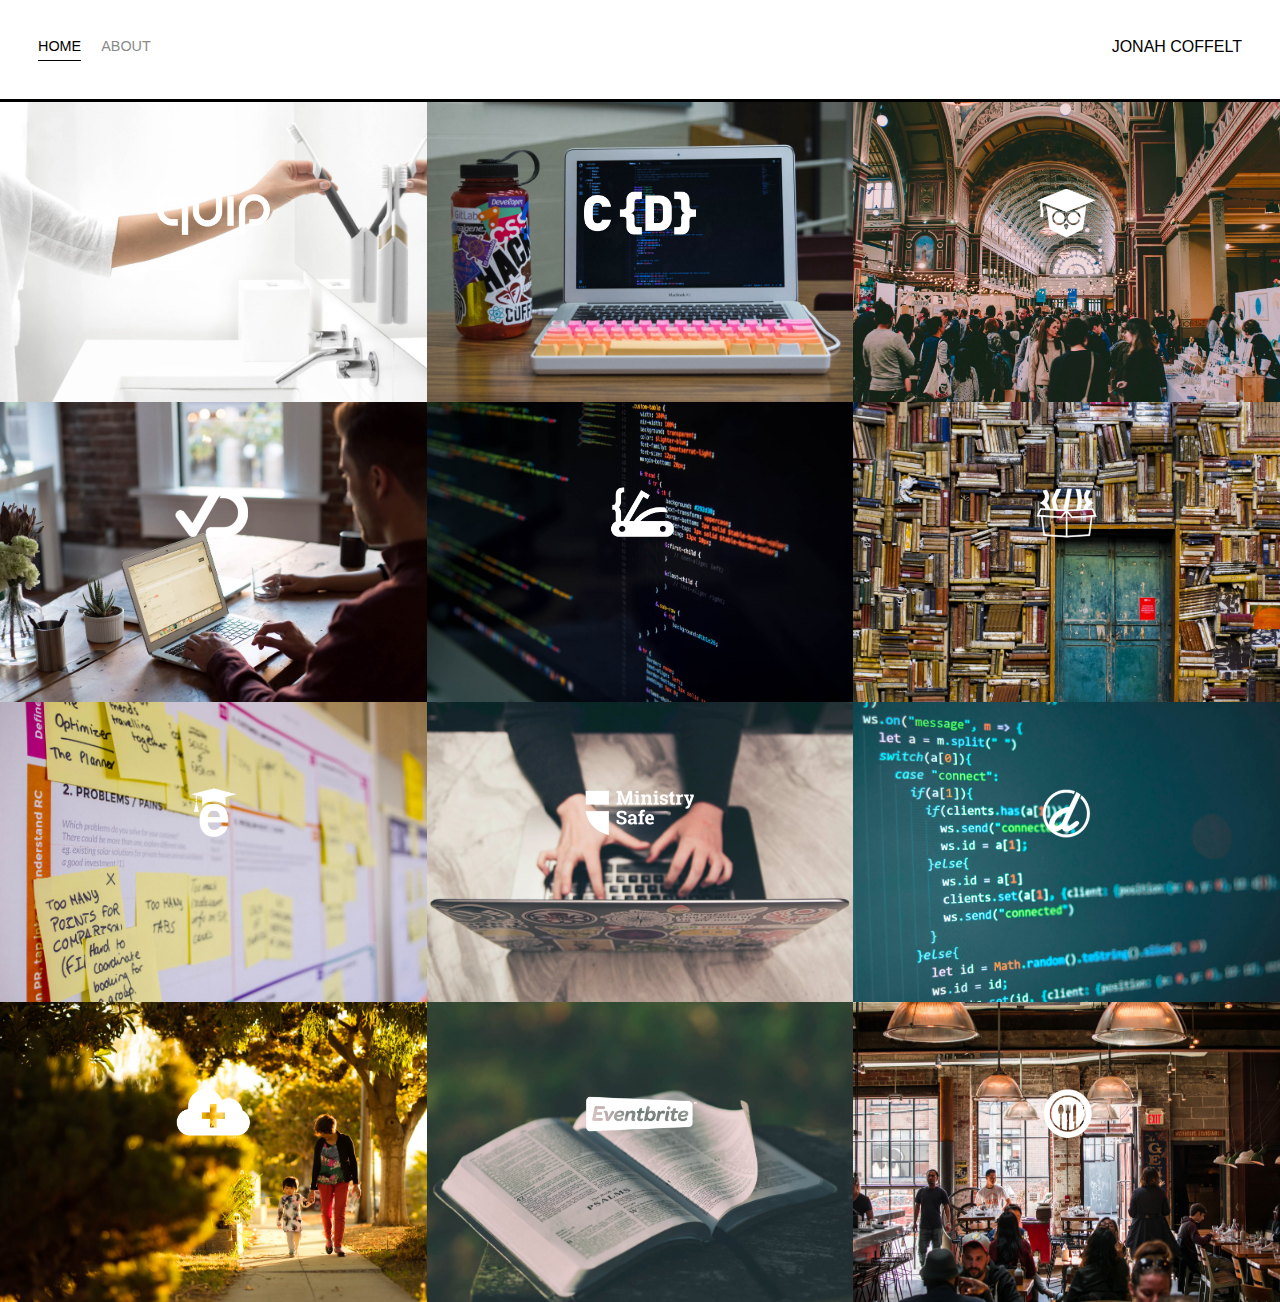
<file: index.html>
<!DOCTYPE html>
<head>
    <meta charset="utf-8">
    <title>Page Title</title>
    <link rel="stylesheet" href="styles.css">
</head>
<body>
    <div class="container">
        <div class="nav-wrapper">
            <div class="left-side">
                <div class="active-nav-link">
                    <a href="index.html">Home</a>
                </div>
                <div class="nav-link-wrapper">
                    <a href="about.html">About</a>
                </div>
            </div>
            <div class="right-side">
                <div class="brand">
                    <div>JONAH COFFELT</div>
                </div>
            </div>
        </div>

        <div class="content-wrapper">
            <div class="portfolio-items-wrapper">
                <div class="portfolio-item-wrapper">
                    <div class="portfolio-img-background" style="background-image:url(images/portfolio1.jpg)"></div>

                    <div class="img-text-wrapper">
                        <div class="logo-wrapper">
                            <img src="images/logos/quip.png" alt="">
                        </div>
                        <div class="subtitle">
                            I did not build this, I just copied someone elses images :)
                        </div>
                    </div>
                </div>
                <div class="portfolio-item-wrapper">
                    <div class="portfolio-img-background" style="background-image:url(images/portfolio2.jpg)"></div>

                    <div class="img-text-wrapper">
                        <div class="logo-wrapper">
                            <img src="images/logos/crondose.png" alt="">
                        </div>
                        <div class="subtitle">
                            I did not build this, I just copied someone elses images :)
                        </div>
                    </div>
                </div>
                <div class="portfolio-item-wrapper">
                    <div class="portfolio-img-background" style="background-image:url(images/portfolio3.jpg)"></div>

                    <div class="img-text-wrapper">
                        <div class="logo-wrapper">
                            <img src="images/logos/dailysmarty.png" alt="">
                        </div>
                        <div class="subtitle">
                            I did not build this, I just copied someone elses images :)
                        </div>
                    </div>
                </div>
                <div class="portfolio-item-wrapper">
                    <div class="portfolio-img-background" style="background-image:url(images/portfolio4.jpg)"></div>

                    <div class="img-text-wrapper">
                        <div class="logo-wrapper">
                            <img src="images/logos/dashtrack.png" alt="">
                        </div>
                        <div class="subtitle">
                            I did not build this, I just copied someone elses images :)
                        </div>
                    </div>
                </div>
                <div class="portfolio-item-wrapper">
                    <div class="portfolio-img-background" style="background-image:url(images/portfolio5.jpg)"></div>

                    <div class="img-text-wrapper">
                        <div class="logo-wrapper">
                            <img src="images/logos/devcamp.png" alt="">
                        </div>
                        <div class="subtitle">
                            I did not build this, I just copied someone elses images :)
                        </div>
                    </div>
                </div>
                <div class="portfolio-item-wrapper">
                    <div class="portfolio-img-background" style="background-image:url(images/portfolio6.jpg)"></div>

                    <div class="img-text-wrapper">
                        <div class="logo-wrapper">
                            <img src="images/logos/devtrunk.png" alt="">
                        </div>
                        <div class="subtitle">
                            I did not build this, I just copied someone elses images :)
                        </div>
                    </div>
                </div>
                <div class="portfolio-item-wrapper">
                    <div class="portfolio-img-background" style="background-image:url(images/portfolio7.jpg)"></div>

                    <div class="img-text-wrapper">
                        <div class="logo-wrapper">
                            <img src="images/logos/edutechional.png" alt="">
                        </div>
                        <div class="subtitle">
                            I did not build this, I just copied someone elses images :)
                        </div>
                    </div>
                </div>
                <div class="portfolio-item-wrapper">
                    <div class="portfolio-img-background" style="background-image:url(images/portfolio8.jpg)"></div>

                    <div class="img-text-wrapper">
                        <div class="logo-wrapper">
                            <img src="images/logos/ministry-safe.png" alt="">
                        </div>
                        <div class="subtitle">
                            I did not build this, I just copied someone elses images :)
                        </div>
                    </div>
                </div>
                <div class="portfolio-item-wrapper">
                    <div class="portfolio-img-background" style="background-image:url(images/portfolio9.jpg)"></div>

                    <div class="img-text-wrapper">
                        <div class="logo-wrapper">
                            <img src="images/logos/open-devos.png" alt="">
                        </div>
                        <div class="subtitle">
                            I did not build this, I just copied someone elses images :)
                        </div>
                    </div>
                </div>
                <div class="portfolio-item-wrapper">
                    <div class="portfolio-img-background" style="background-image:url(images/portfolio10.jpg)"></div>

                    <div class="img-text-wrapper">
                        <div class="logo-wrapper">
                            <img src="images/logos/shop-hacker.png" alt="">
                        </div>
                        <div class="subtitle">
                            I did not build this, I just copied someone elses images :)
                        </div>
                    </div>
                </div>
                <div class="portfolio-item-wrapper">
                    <div class="portfolio-img-background" style="background-image:url(images/portfolio11.jpg)"></div>

                    <div class="img-text-wrapper">
                        <div class="logo-wrapper">
                            <img src="images/logos/eventbrite.png" alt="">
                        </div>
                        <div class="subtitle">
                            I did not build this, I just copied someone elses images :)
                        </div>
                    </div>
                </div>
                <div class="portfolio-item-wrapper">
                    <div class="portfolio-img-background" style="background-image:url(images/portfolio12.jpg)"></div>

                    <div class="img-text-wrapper">
                        <div class="logo-wrapper">
                            <img src="images/logos/toastability.png" alt="">
                        </div>
                        <div class="subtitle">
                            I did not build this, I just copied someone elses images :)
                        </div>
                    </div>
                </div>
            </div>
        </div>

    </div>
</body>
<script>
    const portfolioItems = document.querySelectorAll('.portfolio-item-wrapper')

    portfolioItems.forEach(portfolioItem => {
        portfolioItem.addEventListener('mouseover', () => {
            portfolioItem.childNodes[1].classList.add("img-darken")
        })
        portfolioItem.addEventListener('mouseout', () => {
            portfolioItem.childNodes[1].classList.remove("img-darken")
        })
    }
    )
</script>
</html>
</file>
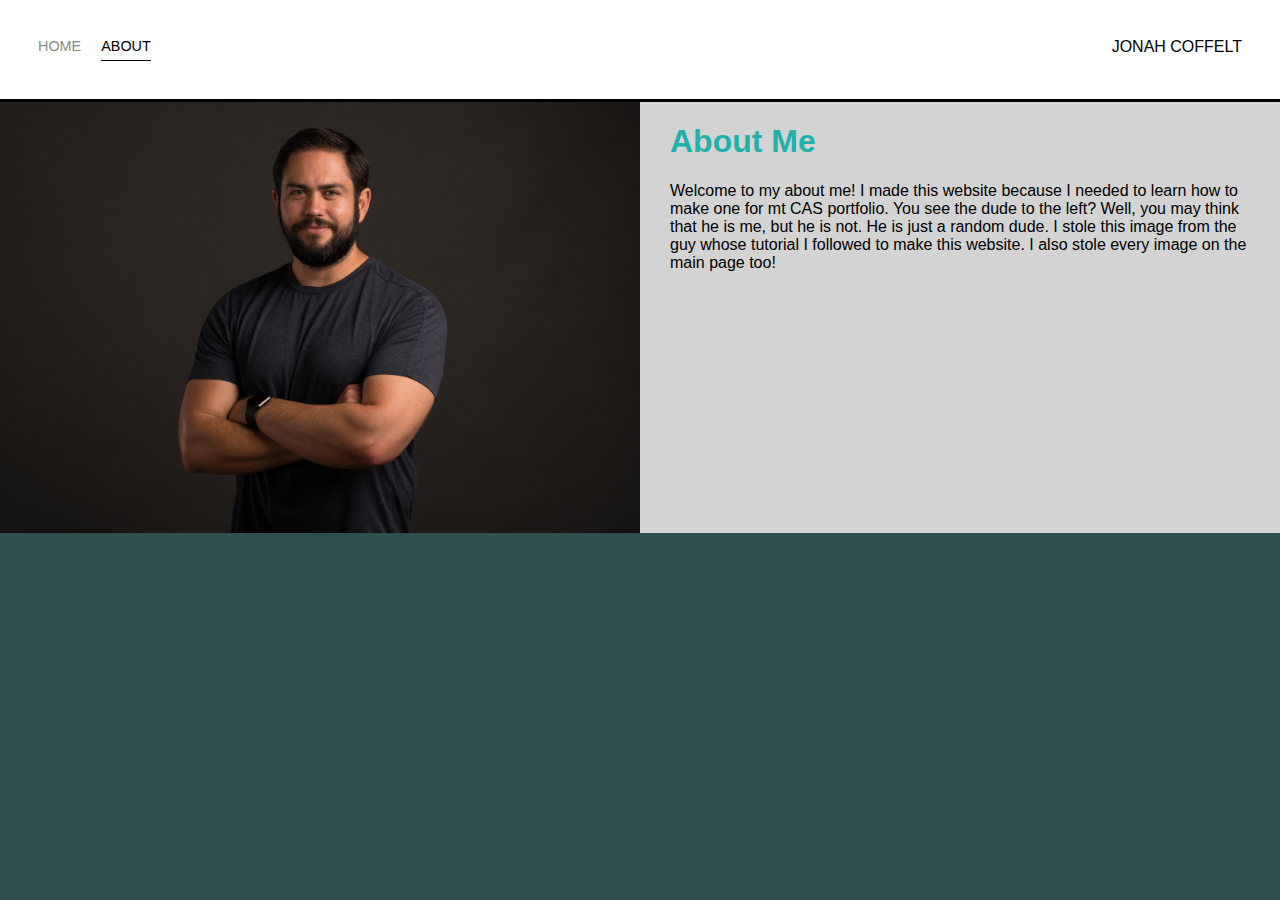
<file: about.html>
<!DOCTYPE html>
<head>
    <meta charset="UTF-8">
    <title>About Me</title>
    <link rel="stylesheet" href="styles.css">
</head>
<body>
    <div class="container">
        <div class="nav-wrapper">
            <div class="left-side">
                <div class="nav-link-wrapper">
                    <a href="index.html">Home</a>
                </div>
                <div class="active-nav-link">
                    <a href="about.html">About</a>
                </div>
            </div>
            <div class="right-side">
                <div class="brand">
                    <div>JONAH COFFELT</div>
                </div>
            </div>
        </div>
        <div class="two-column-wraper">
            <div class="about-image-wrapper">
                <img src="images/profile.jpg">
            </div>
            <div class="about-text-wrapper">
                <h1>About Me</h1>

                <p>Welcome to my about me! I made this website because I needed to learn how to make one for mt CAS portfolio. You see the dude to the left? Well, you may think
                    that he is me, but he is not. He is just a random dude. I stole this image from the guy whose tutorial I followed to make this website. I also stole every
                    image on the main page too!
                </p>
            </div>
        </div>
    </div>
</body>
</html>
</file>
<file: styles.css>
/*Master Styles*/
body {
    font-family: "Lato", sans-serif;
    margin: 0px;
    background-color:darkslategrey
}

.container {
    display:grid;
    grid-template-columns: 1fr;
    background-color: white;
}

/*Navigation Styles*/
.nav-wrapper {
    display: flex;
    justify-content: space-between;
    padding: 38px;
    border-bottom: 3px solid black;
}

.left-side {
    display: flex;
}

.left-side{
    display: flex;
}

.left-side > div {
    margin-right: 20px;
    font-size: 0.9em;
    text-transform: uppercase;
}

.nav-link-wrapper {
    height: 22px;
    border-bottom: 1px solid transparent;
    transition: border-bottom 0.5s;
}

.nav-link-wrapper a {
    color: #8a8a8a;
    text-decoration: None;
    transition: color 0.5s;
}

.nav-link-wrapper:hover {
    border-bottom: 1px solid black;
}

.nav-link-wrapper a:hover {
    color : black;
}

.active-nav-link a{
    color: black;
    text-decoration: None;
}

.active-nav-link {
    border-bottom: 1px solid black;
}

/*Portfolio Styles*/

.portfolio-items-wrapper {
    display: grid;
    grid-template-columns: 1fr 1fr 1fr;
}

.portfolio-item-wrapper {
    position: relative;
}

.portfolio-img-background {
    height: 300px;
    width: 100%;
    background-size: cover;
    background-position: center;
    background-repeat: no-repeat;
}

.img-text-wrapper {
    position: absolute;
    top: 0;
    display: flex;
    flex-direction: column;
    justify-content: center;
    align-items: center;
    height: 100%;
    text-align: center;
    padding-left: 100px;
    padding-right: 100px;
}

.logo-wrapper img{
    width: 50%;
    margin-bottom: 20px;
}

.img-text-wrapper .subtitle {
    transition: 1s;
    font-weight: 600;
    color: transparent;
}

.img-text-wrapper:hover .subtitle {
    font-weight: 600;
    color: lightseagreen;
}

.img-darken {
    transition: 1s;
    filter: brightness(10%);
}

/*About Sytles*/
.two-column-wraper {
    display: grid;
    grid-template-columns: 1fr 1fr;
    background-color: lightgray;
}

.about-image-wrapper img{
    width: 100%;
    height: 100%;
}

.about-text-wrapper{
    padding-left: 30px;
    padding-right: 30px;
}

.about-text-wrapper h1 {
    color: lightseagreen;
}
</file>
